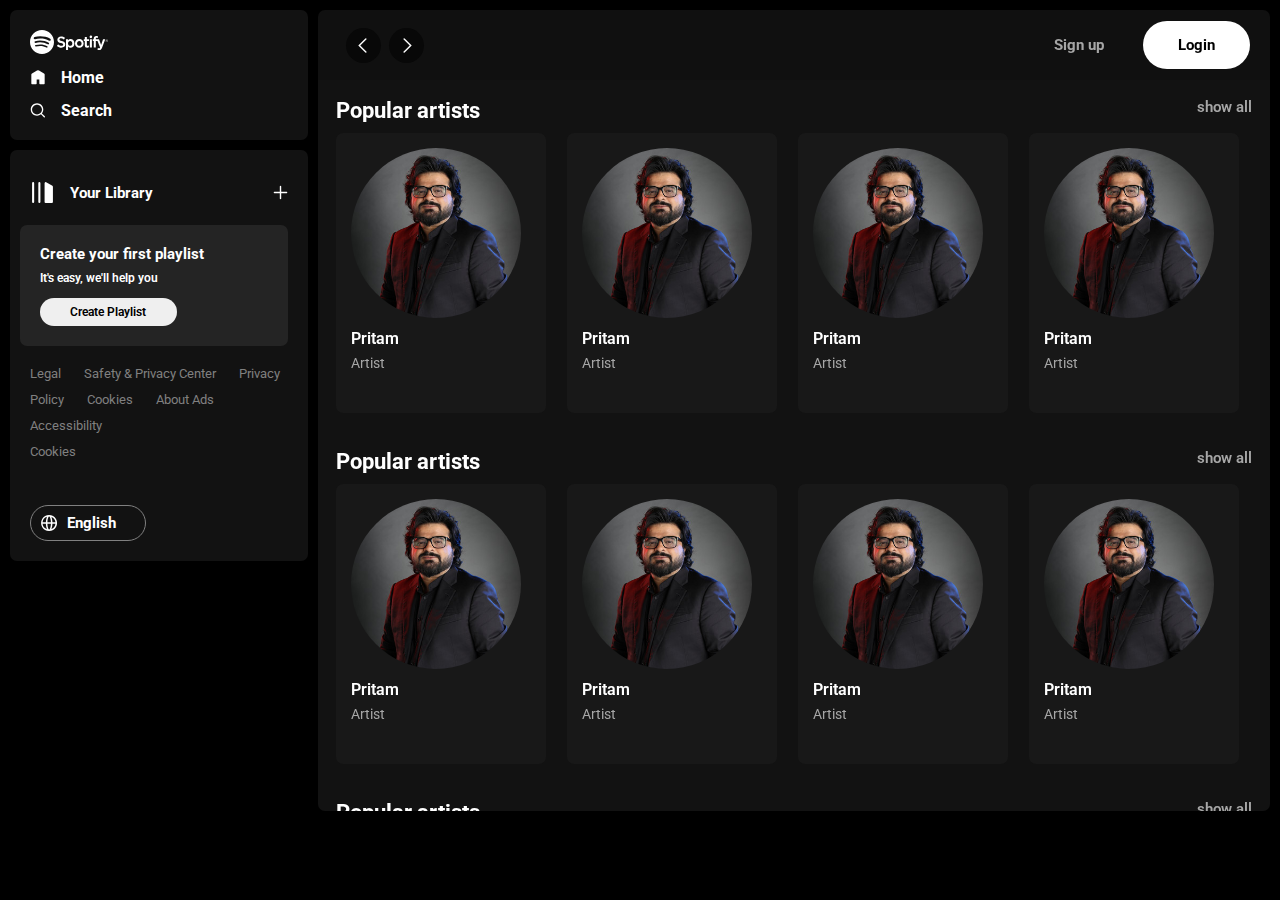
<file: index.html>
<html lang="en">
<head>
    <meta charset="UTF-8">
    <meta name="viewport" content="width=device-width, initial-scale=1.0">
    <title>spotify</title>
    <link rel="stylesheet" href="style.css">
    <link rel="stylesheet" href="utility.css">
</head>
<body>
    
    <div class="container flex bg-black">
        <div class="left">
            <div class="home bg-grey rounded m-1 p-1">
                <div class="logo"><img class="cursor invert" src="svg/logo.svg" alt="logo"></div>
                <ul>
                    <li class="cursor">
                        <a href="index.html">
                            <img class="invert" src="svg/home.svg" alt="home">
                            Home
                        </a>
                    </li>
                    <li class="cursor search-btn"><img class="invert" src="svg/search.svg" alt="search">Search</li>
                </ul>
            </div>
            <div class="library bg-grey rounded m-1 p-1">
                <div class="heading">
                    <div class="l-side">
                        <img class="cursor invert" src="svg/library.svg" alt="playlist">
                        <h2 class="cursor">Your Library</h2>
                    </div>
                    <div class="r-side">
                        <img class="cursor invert" src="svg/plus.svg" alt="plus">
                    </div>
                    
                </div>

                <section class="rounded p-1">
                    <div class="box">
                        <p>Create your first playlist</p>
                        <p>It's easy, we'll help you</p>
                        <button class="cursor">Create Playlist</button>
                    </div>
                    
                </section>
                
                <div class="footer">
                <a href="https://www.spotify.com/in-en/legal/"><span>Legal</span></a>
                <a href="https://www.spotify.com/in-en/safetyandprivacy/"><span>Safety & Privacy Center</span></a>
                <a href="https://www.spotify.com/in-en/legal/privacy-policy/"><span>Privacy Policy</span></a>
                <a href="https://www.spotify.com/in-en/legal/cookies-policy/"><span>Cookies</span></a>
                <a href="https://www.spotify.com/in-en/legal/privacy-policy/#s3"><span>About Ads</span></a>
                <a href="https://www.spotify.com/in-en/accessibility/"><span>Accessibility</span></a>
                <div>
                    <a href="https://www.spotify.com/legal/cookies-policy/" target="_blank" rel="noopener"><span>Cookies</span></a>
                </div>
                </div>
                

                <div class="location cursor">
                        <svg class="invert" aria-hidden="true" viewBox="0 0 16 16">
                            <path d="M8.152 16H8a8 8 0 1 1 .152 0zm-.41-14.202c-.226.273-.463.713-.677 1.323-.369 1.055-.626 2.496-.687 4.129h3.547c-.06-1.633-.318-3.074-.687-4.129-.213-.61-.45-1.05-.676-1.323-.194-.235-.326-.285-.385-.296h-.044c-.055.007-.19.052-.391.296zM4.877 7.25c.062-1.771.34-3.386.773-4.624.099-.284.208-.554.329-.806a6.507 6.507 0 0 0-4.436 5.43h3.334zm-3.334 1.5a6.507 6.507 0 0 0 4.436 5.43 7.974 7.974 0 0 1-.33-.806c-.433-1.238-.71-2.853-.772-4.624H1.543zm4.835 0c.061 1.633.318 3.074.687 4.129.214.61.451 1.05.677 1.323.202.244.336.29.391.297l.044-.001c.06-.01.19-.061.385-.296.226-.273.463-.713.676-1.323.37-1.055.626-2.496.687-4.129H6.378zm5.048 0c-.061 1.771-.339 3.386-.772 4.624-.082.235-.171.46-.268.674a6.506 6.506 0 0 0 4.071-5.298h-3.03zm3.031-1.5a6.507 6.507 0 0 0-4.071-5.298c.097.214.186.44.268.674.433 1.238.711 2.853.772 4.624h3.031z"></path>
                        </svg>
                        <p>English</p>
                </div>
                      
                </div>
                
        </div>

<!--***************************Right side container*****************************************-->
         <div class="right rounded">

            <div class="header">
                <div class="nav">
                    <div class="cursor cir-style">
                        <svg class="invert" data-encore-id="icon" role="img" aria-hidden="true" class="Svg-sc-ytk21e-0 cAMMLk IYDlXmBmmUKHveMzIPCF" viewBox="0 0 16 16"><path d="M11.03.47a.75.75 0 0 1 0 1.06L4.56 8l6.47 6.47a.75.75 0 1 1-1.06 1.06L2.44 8 9.97.47a.75.75 0 0 1 1.06 0z"></path></svg>
                    </div>

                    <div class="cursor cir-style">
                        <svg class="invert" data-encore-id="icon" role="img" aria-hidden="true" class="Svg-sc-ytk21e-0 cAMMLk IYDlXmBmmUKHveMzIPCF" viewBox="0 0 16 16"><path d="M4.97.47a.75.75 0 0 0 0 1.06L11.44 8l-6.47 6.47a.75.75 0 1 0 1.06 1.06L13.56 8 6.03.47a.75.75 0 0 0-1.06 0z"></path></svg>
                    </div>
                    
                    <div class="search">
                        <div class="inner-search">
                            <img class="invert" src="svg/search.svg">
                            <input type="text" spellcheck="true" placeholder="What do you want to play?">
                        </div>
                    </div>
                </div>
                
                <div class="button">
                    <button class="cursor">Sign up</button>
                    <a href="login_page.html" class="cursor loginBtn">Login</a>
                </div>
            </div>


            <!--************************ Spotify playlist ****************************-->
            
            <div class="container-playlist">
                <div class="spotify-playlist">
                <div class="playlist-header">
                    <h1 class="cursor">Popular artists</h1>
                    <p class="cursor">show all</p>
                </div>
                
                <div class="card-container">
                    
                    <div class="card rounded cursor">
                        <div class="play-btn">
                            <svg data-encore-id="icon" role="img" aria-hidden="true" viewBox="0 0 24 24" class="Svg-sc-ytk21e-0 bneLcE"><path d="m7.05 3.606 13.49 7.788a.7.7 0 0 1 0 1.212L7.05 20.394A.7.7 0 0 1 6 19.788V4.212a.7.7 0 0 1 1.05-.606z"></path></svg>
                        </div>
                        <img src="pritam.jpg">
                        <h2>Pritam</h2>
                        <p>Artist</p>
                    </div>

                    <div class="card rounded cursor">
                        <div class="play-btn">
                            <svg data-encore-id="icon" role="img" aria-hidden="true" viewBox="0 0 24 24" class="Svg-sc-ytk21e-0 bneLcE"><path d="m7.05 3.606 13.49 7.788a.7.7 0 0 1 0 1.212L7.05 20.394A.7.7 0 0 1 6 19.788V4.212a.7.7 0 0 1 1.05-.606z"></path></svg>
                        </div>
                        <img src="pritam.jpg">
                        <h2>Pritam</h2>
                        <p>Artist</p>
                    </div>

                    <div class="card rounded cursor">
                        <div class="play-btn">
                            <svg data-encore-id="icon" role="img" aria-hidden="true" viewBox="0 0 24 24" class="Svg-sc-ytk21e-0 bneLcE"><path d="m7.05 3.606 13.49 7.788a.7.7 0 0 1 0 1.212L7.05 20.394A.7.7 0 0 1 6 19.788V4.212a.7.7 0 0 1 1.05-.606z"></path></svg>
                        </div>
                        <img src="pritam.jpg">
                        <h2>Pritam</h2>
                        <p>Artist</p>
                    </div>

                    <div class="card rounded cursor">
                        <div class="play-btn">
                            <svg data-encore-id="icon" role="img" aria-hidden="true" viewBox="0 0 24 24" class="Svg-sc-ytk21e-0 bneLcE"><path d="m7.05 3.606 13.49 7.788a.7.7 0 0 1 0 1.212L7.05 20.394A.7.7 0 0 1 6 19.788V4.212a.7.7 0 0 1 1.05-.606z"></path></svg>
                        </div>
                        <img src="pritam.jpg">
                        <h2>Pritam</h2>
                        <p>Artist</p>
                    </div>

                </div>
            </div>
            
            <div class="spotify-playlist">
                <div class="playlist-header">
                    <h1 class="cursor">Popular artists</h1>
                    <p class="cursor">show all</p>
                </div>
                
                <div class="card-container">
                    
                    <div class="card rounded cursor">
                        <div class="play-btn">
                            <svg data-encore-id="icon" role="img" aria-hidden="true" viewBox="0 0 24 24" class="Svg-sc-ytk21e-0 bneLcE"><path d="m7.05 3.606 13.49 7.788a.7.7 0 0 1 0 1.212L7.05 20.394A.7.7 0 0 1 6 19.788V4.212a.7.7 0 0 1 1.05-.606z"></path></svg>
                        </div>
                        <img src="pritam.jpg">
                        <h2>Pritam</h2>
                        <p>Artist</p>
                    </div>

                    <div class="card rounded cursor">
                        <div class="play-btn">
                            <svg data-encore-id="icon" role="img" aria-hidden="true" viewBox="0 0 24 24" class="Svg-sc-ytk21e-0 bneLcE"><path d="m7.05 3.606 13.49 7.788a.7.7 0 0 1 0 1.212L7.05 20.394A.7.7 0 0 1 6 19.788V4.212a.7.7 0 0 1 1.05-.606z"></path></svg>
                        </div>
                        <img src="pritam.jpg">
                        <h2>Pritam</h2>
                        <p>Artist</p>
                    </div>

                    <div class="card rounded cursor">
                        <div class="play-btn">
                            <svg data-encore-id="icon" role="img" aria-hidden="true" viewBox="0 0 24 24" class="Svg-sc-ytk21e-0 bneLcE"><path d="m7.05 3.606 13.49 7.788a.7.7 0 0 1 0 1.212L7.05 20.394A.7.7 0 0 1 6 19.788V4.212a.7.7 0 0 1 1.05-.606z"></path></svg>
                        </div>
                        <img src="pritam.jpg">
                        <h2>Pritam</h2>
                        <p>Artist</p>
                    </div> 

                    <div class="card rounded cursor">
                        <div class="play-btn">
                            <svg data-encore-id="icon" role="img" aria-hidden="true" viewBox="0 0 24 24" class="Svg-sc-ytk21e-0 bneLcE"><path d="m7.05 3.606 13.49 7.788a.7.7 0 0 1 0 1.212L7.05 20.394A.7.7 0 0 1 6 19.788V4.212a.7.7 0 0 1 1.05-.606z"></path></svg>
                        </div>
                        <img src="pritam.jpg">
                        <h2>Pritam</h2>
                        <p>Artist</p>
                    </div>

                </div>
            </div>

            <div class="spotify-playlist">
                <div class="playlist-header">
                    <h1 class="cursor">Popular artists</h1>
                    <p class="cursor">show all</p>
                </div>
                
                <div class="card-container">
                    
                    <div class="card rounded cursor">
                        <div class="play-btn">
                            <svg data-encore-id="icon" role="img" aria-hidden="true" viewBox="0 0 24 24" class="Svg-sc-ytk21e-0 bneLcE"><path d="m7.05 3.606 13.49 7.788a.7.7 0 0 1 0 1.212L7.05 20.394A.7.7 0 0 1 6 19.788V4.212a.7.7 0 0 1 1.05-.606z"></path></svg>
                        </div>
                        <img src="pritam.jpg">
                        <h2>Pritam</h2>
                        <p>Artist</p>
                    </div>

                    <div class="card rounded cursor">
                        <div class="play-btn">
                            <svg data-encore-id="icon" role="img" aria-hidden="true" viewBox="0 0 24 24" class="Svg-sc-ytk21e-0 bneLcE"><path d="m7.05 3.606 13.49 7.788a.7.7 0 0 1 0 1.212L7.05 20.394A.7.7 0 0 1 6 19.788V4.212a.7.7 0 0 1 1.05-.606z"></path></svg>
                        </div>
                        <img src="pritam.jpg">
                        <h2>Pritam</h2>
                        <p>Artist</p>
                    </div>

                    <div class="card rounded cursor">
                        <div class="play-btn">
                            <svg data-encore-id="icon" role="img" aria-hidden="true" viewBox="0 0 24 24" class="Svg-sc-ytk21e-0 bneLcE"><path d="m7.05 3.606 13.49 7.788a.7.7 0 0 1 0 1.212L7.05 20.394A.7.7 0 0 1 6 19.788V4.212a.7.7 0 0 1 1.05-.606z"></path></svg>
                        </div>
                        <img src="pritam.jpg">
                        <h2>Pritam</h2>
                        <p>Artist</p>
                    </div>

                    <div class="card rounded cursor">
                        <div class="play-btn">
                            <svg data-encore-id="icon" role="img" aria-hidden="true" viewBox="0 0 24 24" class="Svg-sc-ytk21e-0 bneLcE"><path d="m7.05 3.606 13.49 7.788a.7.7 0 0 1 0 1.212L7.05 20.394A.7.7 0 0 1 6 19.788V4.212a.7.7 0 0 1 1.05-.606z"></path></svg>
                        </div>
                        <img src="pritam.jpg">
                        <h2>Pritam</h2>
                        <p>Artist</p>
                    </div>

                </div>
            </div>

            <div class="spotify-playlist">
                <div class="playlist-header">
                    <h1 class="cursor">Popular artists</h1>
                    <p class="cursor">show all</p>
                </div>
                
                <div class="card-container">
                    
                    <div class="card rounded cursor">
                        <div class="play-btn">
                            <svg data-encore-id="icon" role="img" aria-hidden="true" viewBox="0 0 24 24" class="Svg-sc-ytk21e-0 bneLcE"><path d="m7.05 3.606 13.49 7.788a.7.7 0 0 1 0 1.212L7.05 20.394A.7.7 0 0 1 6 19.788V4.212a.7.7 0 0 1 1.05-.606z"></path></svg>
                        </div>
                        <img src="pritam.jpg">
                        <h2>Pritam</h2>
                        <p>Artist</p>
                    </div>

                    <div class="card rounded cursor">
                        <div class="play-btn">
                            <svg data-encore-id="icon" role="img" aria-hidden="true" viewBox="0 0 24 24" class="Svg-sc-ytk21e-0 bneLcE"><path d="m7.05 3.606 13.49 7.788a.7.7 0 0 1 0 1.212L7.05 20.394A.7.7 0 0 1 6 19.788V4.212a.7.7 0 0 1 1.05-.606z"></path></svg>
                        </div>
                        <img src="pritam.jpg">
                        <h2>Pritam</h2>
                        <p>Artist</p>
                    </div>

                    <div class="card rounded cursor">
                        <div class="play-btn">
                            <svg data-encore-id="icon" role="img" aria-hidden="true" viewBox="0 0 24 24" class="Svg-sc-ytk21e-0 bneLcE"><path d="m7.05 3.606 13.49 7.788a.7.7 0 0 1 0 1.212L7.05 20.394A.7.7 0 0 1 6 19.788V4.212a.7.7 0 0 1 1.05-.606z"></path></svg>
                        </div>
                        <img src="pritam.jpg">
                        <h2>Pritam</h2>
                        <p>Artist</p>
                    </div>

                    <div class="card rounded cursor">
                        <div class="play-btn">
                            <svg data-encore-id="icon" role="img" aria-hidden="true" viewBox="0 0 24 24" class="Svg-sc-ytk21e-0 bneLcE"><path d="m7.05 3.606 13.49 7.788a.7.7 0 0 1 0 1.212L7.05 20.394A.7.7 0 0 1 6 19.788V4.212a.7.7 0 0 1 1.05-.606z"></path></svg>
                        </div>
                        <img src="pritam.jpg">
                        <h2>Pritam</h2>
                        <p>Artist</p>
                    </div>

                </div>
            </div>
        
            <!--*******************End of playlist***********************************-->



            <!--***************************** footer   ************************************-->
        <div class="footer-container">
            <div class="footer-box">
                <div class="footer-left">
                    <div class="col">
                        <p>Company</p>
                        <a href="#">About</a>
                        <a href="#">Jobs</a>
                        <a href="#">For the Record</a>
                    </div>
                    <div class="col">
                        <p>Communities</p>
                        <a href="#">For Artists</a>
                        <a href="#">Developer</a>
                        <a href="#">Advertising</a>
                        <a href="#">Investors</a>
                        <a href="#">Vendors</a>
                    </div>
                    <div class="col">
                        <p>Useful Links</p>
                        <a href="#">Support</a>
                        <a href="#">Free Mobile App</a>
                    </div>
                </div>
                <div class="footer-right">
                    <div>
                        <img class="invert" src="svg/insta.svg" alt="Instagram">
                    </div>
                    <div>
                        <img class="invert" src="svg/twitter.svg" alt="Twitter">
                    </div>
                    <div>
                        <img class="invert" src="svg/fb.svg" alt="Facebook">
                    </div>
                </div>
            </div>

            <div class="horizontal-line"></div>
            <div class="copy-right">
                <p>© 2024 Spotify AB</p>
            </div>
        </div>


        <!--***************************** footer end  ************************************-->

        </div> 

   
        </div>  
<!--******************************************* End of right ****************************-->
    </div>
    
    <!--javaScript-->
    <script src="app.js"></script>
</body>
</html>
</file>
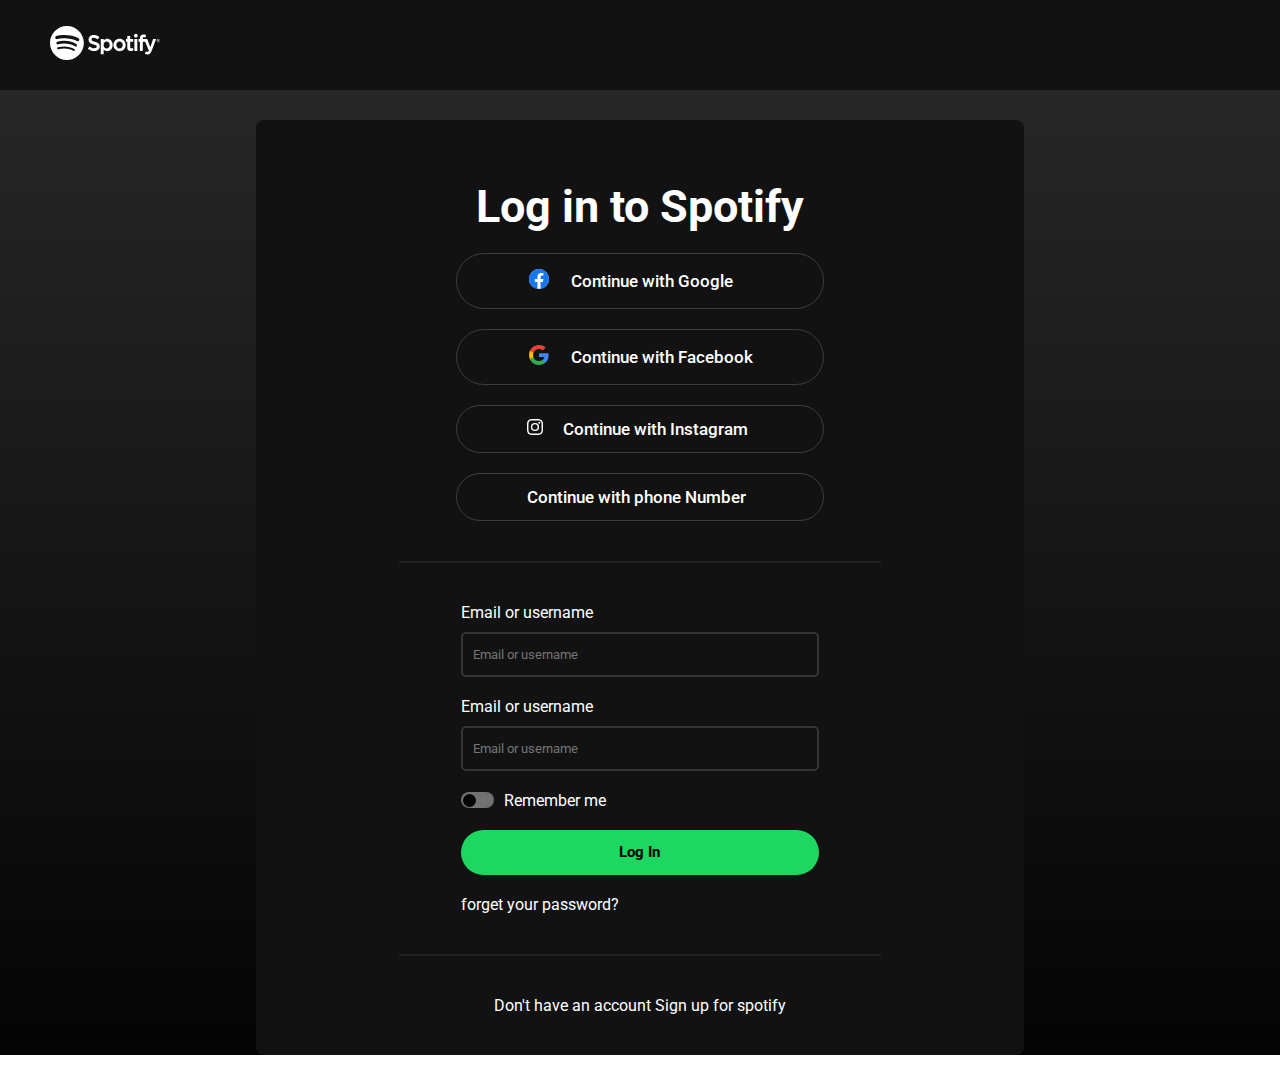
<file: login_page.html>
<!DOCTYPE html>
<html lang="en">
<head>
    <meta charset="UTF-8">
    <meta name="viewport" content="width=device-width, initial-scale=1.0">
    <title>Log in</title>
    <link rel="stylesheet" href="login.css">
    <link rel="stylesheet" href="utility.css">
</head>
<body>
    <div class="login-container">
        <div class="login-header">
            <img class="invert" src="svg/logo.svg">
        </div>
        <div class="login-body">
            <h1>Log in to Spotify</h1>
            <ul>
                <li class="login-btn">
                    <button>
                        <span><img src="svg/facebook.svg"></span>
                        <span>Continue with Google</span>
                    </button>
                </li>
                <li class="login-btn">
                    <button>
                        <span><img src="svg/googleImg.svg"></span>
                        <span>Continue with Facebook</span>
                    </button>
                </li>
                <li class="login-btn">
                    <button>
                        <span><img class="invert" src="svg/insta.svg"></span>
                        <span>Continue with Instagram</span>
                    </button>
                </li>
                <li class="login-btn">
                    <button>
                        <span>Continue with phone Number</span>
                    </button>
                </li>
                
            </ul>
            <hr>

            <div class="login-form">
                <div>
                    <label for="user-name">Email or username</label>
                    <input type="text" placeholder="Email or username">
                </div>
                <div>
                    <label for="user-name">Email or username</label>
                    <input type="text" placeholder="Email or username">
                </div>
                <div class="rem">
                    <div class="div">
                        <span class="circ"></span>
                    </div>
                    <p>Remember me</p>
                </div>

                <button>Log In</button>
                <a href="#">forget your password?</a>


                
            </div>                
            <hr>
            
            <div>
                <a href="#">Don't have an account <span>Sign up for spotify</span></a>
            </div>

        </div>
        <div class="login-footer">
              
        </div>
    </div>

    <!-- --javaScript-- -->
    <script src="login.js"></script>
</body>
</html>
</file>
<file: style.css>
@import url('https://fonts.googleapis.com/css2?family=Roboto:ital,wght@0,100;0,300;0,400;0,500;0,700;0,900;1,100;1,300;1,400;1,500;1,700;1,900&display=swap');


* {
    margin: 0;
    padding: 0;
    box-sizing: border-box;
    font-family: "Roboto", sans-serif;
}

body {
    background-color: #000;
    color: white;
}

.container {
    display: flex;
}

.left {
    width: 25vw;
}



.home ul li {
    width: 16px;
    list-style: none;
    gap: 15px;
    display: flex;
    padding-top: 14px;
    font-weight: 700;
    
}
.home ul li a {
    width: 16px;
    list-style: none;
    gap: 15px;
    display: flex;
    /* padding-top: 14px; */
    font-weight: 700;
    text-decoration: none;
    color: #fff;
    
}

.heading {
    display: flex;
    /* gap: 15px; */
    width: 100%;
    padding-top: 10px;
    font-weight: 700;
    align-items: center;
    font-size: 10px;
    justify-content: space-between;
}

.l-side {
    display: flex;
    align-items: center;
    gap: 15px;
}

.l-side img {
    width: 25px;
}

.r-side img{
    width: 15px;
}

section {
    background-color: #242424;
    /* width: 20vw; */
    margin-left: -10px;
    margin-top: 20px;
}

.box {
    display: flex;
    flex-direction: column;
    gap: 8px;
}

.box :first-child {
    font-size: 15px;
    font-weight: 700;
}

.box :nth-child(2) {
    font-size: 12px;
    font-weight: 600;
}

.box :nth-child(3){
    width: 60%;
    margin-top: 5px;
    padding: 7px 10px;
    border-radius: 30px;
    font-size: 12px;
    font-weight: 600;
    border: none;
}





.footer {
    
    display: inline-block;
    font-size: 13px;
    margin-top: 15px;
}

.footer a{
    color: grey;
    text-decoration: none;
    margin-right: 20px;
    line-height: 2;
}

.location {
    display: flex;
    margin-top: 40px;
    gap: 10px;
    width: 45%;
    border: 1px solid grey;
    border-radius: 20px;
    padding: 8px 10px;
    font-weight: 700;
    font-size: 15px;
}


.location svg {
    width: 16px;
}

/*************************** Right side ******************************/
.right {
    width: 75vw;
    margin: 10px 10px 10px 0;
}

.header {
    display: flex;
    justify-content: space-between;
    align-items: center;
    background-color: #101010;
    height: 70px;
    border-top-left-radius: 7px;
    border-top-right-radius: 7px;
    /* position: fixed;
    width: 75vw;
    z-index: 1; */
}

.header > *{
    padding: 20px;
}

.nav {
    display: flex;
    align-items: center;
}

.nav .cir-style{
    width: 35px;
    height: 35px;
    border-radius: 50%;
    background-color: #080808;
    text-align: center;
    padding: 10px;
}

.nav div svg {
    width: 15px;
    
}

.nav div {
    margin-left: 8px;
}

.search {
    /* padding: 14px 90px; */
    width: 25vw;
    height: 48px;
    background-color: #242424;
    border-radius: 30px;
    display: flex;
    position: relative;
    visibility: hidden;
}

.inner-search {
    display: flex;
    align-items: center;
    gap: 5px;
}

.nav :last-child img {
    width: 18px;
    margin-left: 5px;
}

.nav :last-child input {
    background: transparent;
    border: none;
    outline: none;
    color: white;
    font-size: 15px;
    width: 15vw;
}

.search:hover {
    transform: scale(1.01);
    /* transition: all 1s ease-in-out; */
}



.button :first-child {
    padding: 15px 35px;
    font-size: 15px;
    font-weight: bold;
    border: none;
    background: transparent;
    color: #a6a6a6;
}

.button :last-child{
    border-radius: 30px;
    padding: 15px 35px;
    border: none;
    font-size: 15px;
    font-weight: bold;
    text-decoration: none;
    color: #000;
    background-color: #fff;
}

/*************************spotify Playlist********************************/
.container-playlist {
    /* background-color: #1e1e1e; */
    background-color: #121212;
}

.spotify-playlist {
    padding: 18px;
    /* background-color: #1e1e1e; */
}

.playlist-header {
    display: flex;
    justify-content: space-between;
}

.playlist-header h1{
    font-size: 22px;
    font-weight: bolder;
}

.playlist-header p {
    font-size: 15px;
    color: #a6a6a6;
    font-weight: 600;
}

/***********************************card container*******************************************/

.card-container {
    display: flex;
    /* justify-content: space-around; */
    flex-wrap: wrap;
    gap: 21.2px;
    /* padding-top: 10px; */
    margin-top: 10px;
     
}

.card {
    width: 210px;
    height: 280px;
    background-color: #181818;
    position: relative;
}


.card img {
    width: 170px;
    height: 170px;
    border-radius: 50%;
    margin: 15px 15px 5px;
}

.card h2 {
    font-size: 16px;
    font-weight: 600;
    padding-left: 15px;
    line-height: 2;
}

.card p {
    font-size: 14px;
    font-weight: 400;
    padding-left: 15px;
    color: #a6a6a6;
}

.play-btn {
    position: absolute;
    right: 28px;
    top: 130px;
    width: 45px;
    height: 45px;
    background-color: #1fdf64;
    border-radius: 50%;
    /* padding: 10px; */
    opacity: 0;
    /* transition: all 1s ease-out; */
}

.play-btn svg{
    width: 25px;
    margin: 25%;
}

.card:hover {
    background-color: #282828;
    .play-btn{
        opacity: 1;
    }   
}

.play-btn:hover {
    transform: scale(1.1);
    transition: all 0.2s ease-in-out;  
     
}


.container-playlist {
    overflow-y: scroll;
    max-height: 81.2vh;
    border-bottom-left-radius: 7px;
    border-bottom-right-radius: 7px;
    
}
    ::-webkit-scrollbar {
        width: 12px;
        border-bottom-right-radius: 7px;
    }

    ::-webkit-scrollbar-thumb {
        background-color: #888787;
        border-radius: 2px;
    }

    ::-webkit-scrollbar-track{
        background-color: #222;
    }


    /************************** Footer ***********************************/

    .footer-container {
        margin: 40px 0 0;
        padding: 20px;
    }

    .footer-box {
        display: flex;
        gap: 30px;
        justify-content: space-between;
        flex-wrap: wrap;
    }

    .footer-left {
        display: flex; 
        gap: 70px;  
        flex-wrap: wrap;
        justify-content: center;
    }

    .col {
        display: flex;
        flex-direction: column;
        line-height: 2;
    }

    .col p{
        font-size: 1rem;
        font-weight: 500;
    }

    .col a {
        font-size: 1rem;
        font-weight: 400;
        text-decoration: none;
        color: #a6a6a6;
        cursor: pointer;
    }

    .footer-right {
        display: flex;
        gap: 20px;
    }

    .footer-right div{
        width: 40px;
        height: 40px;
        border-radius: 50%;
        background-color: #1e1e1e;
        position: relative;
    }

    .footer-right div img {
        position: absolute;
        top: 50%;
        left: 50%;
        transform: translate(-50%, -50%);
    }

    .horizontal-line {
        margin: 30px 0;
        border-bottom: 0.5px solid #2b2b2b;
    }

    .copy-right p{
        font-size: 15px;
        color: #a6a6a6;
        margin-bottom: 20px;
    }
</file>
<file: utility.css>
.border {
    border: 2px solid red;
    margin: 3px;
}

.flex {
    display: flex;
}

.justify-center {
    justify-content: center;
}

.items-center {
    align-items: center;
}

.bg-black {
    background-color: black;
    color: white;
}

.invert {
    filter: invert(1);
}

.bg-grey {
    background-color: #121212;
}

.rounded {
    border-radius: 7px;
}

.m-1 {
    margin: 10px;
}

.p-1 {
    padding: 20px;
}

.cursor {
    cursor: pointer;
}
</file>
<file: login.css>
@import url('https://fonts.googleapis.com/css2?family=Roboto:ital,wght@0,100;0,300;0,400;0,500;0,700;0,900;1,100;1,300;1,400;1,500;1,700;1,900&display=swap');


* {
    margin: 0;
    padding: 0;
    box-sizing: border-box;
    font-family: 'Roboto', sans-serif;
}



/**************************** login page style ***********************************************/

.login-container {
    display: flex;
    background: linear-gradient(#2a2a2a, #040404);
    flex-direction: column;
    max-width: 100vw;
    color: white;
}

.login-header{
    height: 15%;
    background-color: #121212;
} 

.login-header img{
    width: 110px;
    margin: 26px 50px;
}

.login-body {
    margin-top: 30px;
    width: 60vw;
    background-color: #121212;
    position: relative;
    left: 50%;
    transform: translate(-50%);
    border-radius: 8px;
    display: flex;
    flex-direction: column;
    justify-content: center;
    align-items: center;
    gap: 30px;
}

.login-body h1 {
    margin-top: 20px;
    font-size: 2.8rem;
}

.login-body li{
    list-style: none;
    padding: 13px 70px;
    border: 1px solid #413c3c;
    border-radius: 40px;
    margin-top: 10px;
        
}

.login-body li button {
    background: transparent;
    border: none;
    display: flex;
    align-items: center;
    color: #fff;
    gap: 20px;
    font-size: 17px;
    font-weight: 500;
}

.login-body li:hover {
    border: 1px solid #fff;
}

.login-body hr {
    margin: 30px 0;
    width: 70%;
    border: 0.1px solid #222121;
}

.login-form {
    display: flex;
    flex-direction: column;
    gap: 20px;
}

.login-form :first-child,  :nth-child(2) {
    display: flex;
    flex-direction: column;
    gap: 10px;
}

.login-form div input {
    width: 28vw;
    height: 45px;
    padding-left: 10px;
    border-radius: 5px;
    border: 2px solid #373535;
    background: transparent;
}

.login-form div input:hover{
    border: 1px solid #fff;
}

.login-form :nth-child(4){
    width: 28vw;
    height: 45px;
    border-radius: 40px;
    border: none;
    background-color: #1ed760;
    font-size: 15px;
    font-weight: bold;
}

.login-form :nth-child(4):hover {
    transform: scale(1.05);
    transition: all 0.4s ease-out;
}

.login-form a {
    text-decoration: none;
    color: #fff;
}

/* .login-form a span {
    color: ;
} */

.login-body :last-child a{
    text-decoration: none;
    color: #fff;
}

.login-body {
    padding: 40px;
}

.rem {
    display: flex;
    align-items: center;
    gap: 10px;
}

.rem .div {
    width: 33px;
    height: 16px;
    background-color: #727272;
    border-radius: 8px;
    position: relative;
}

.circ {
    transition: 0.5s;
    margin: 2px 2px;
    width: 13px;
    height: 13px;
    border-radius: 50%;
    background-color: #040404;
    position: absolute;
    
}
</file>
